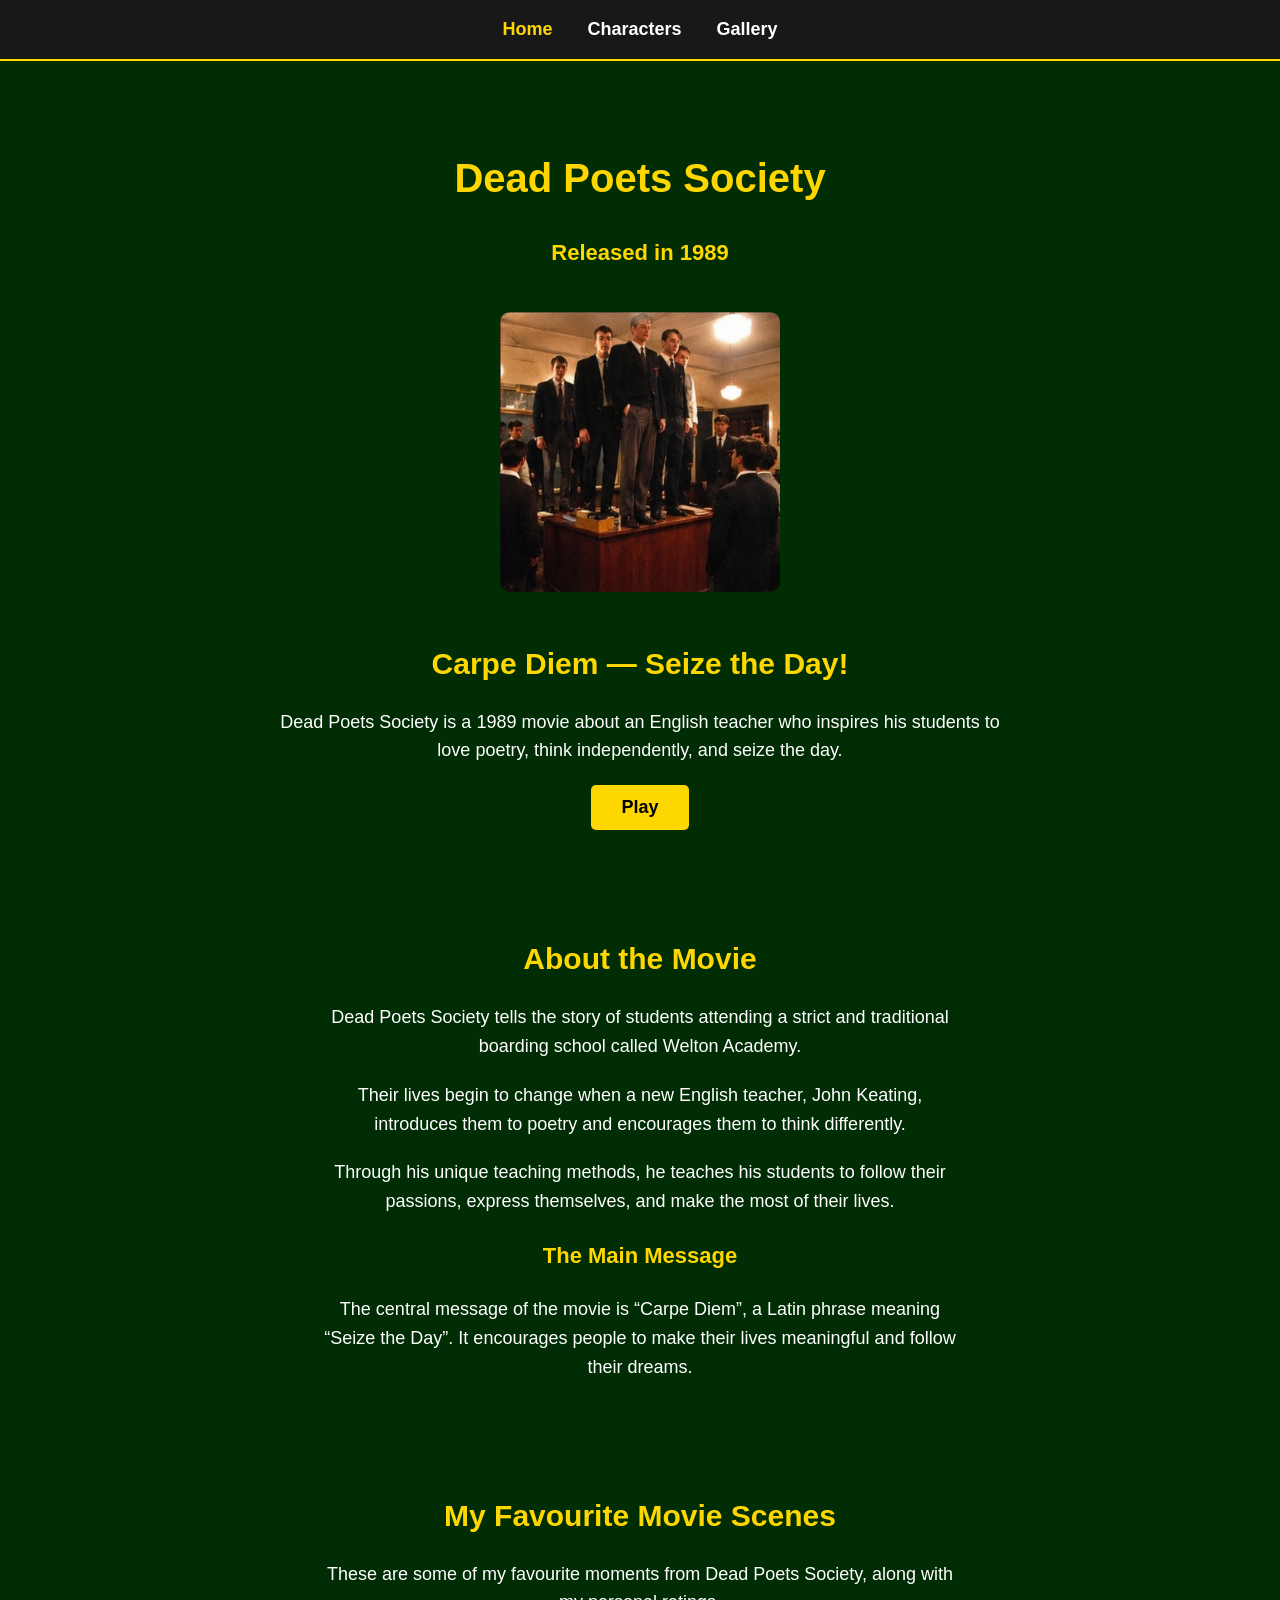
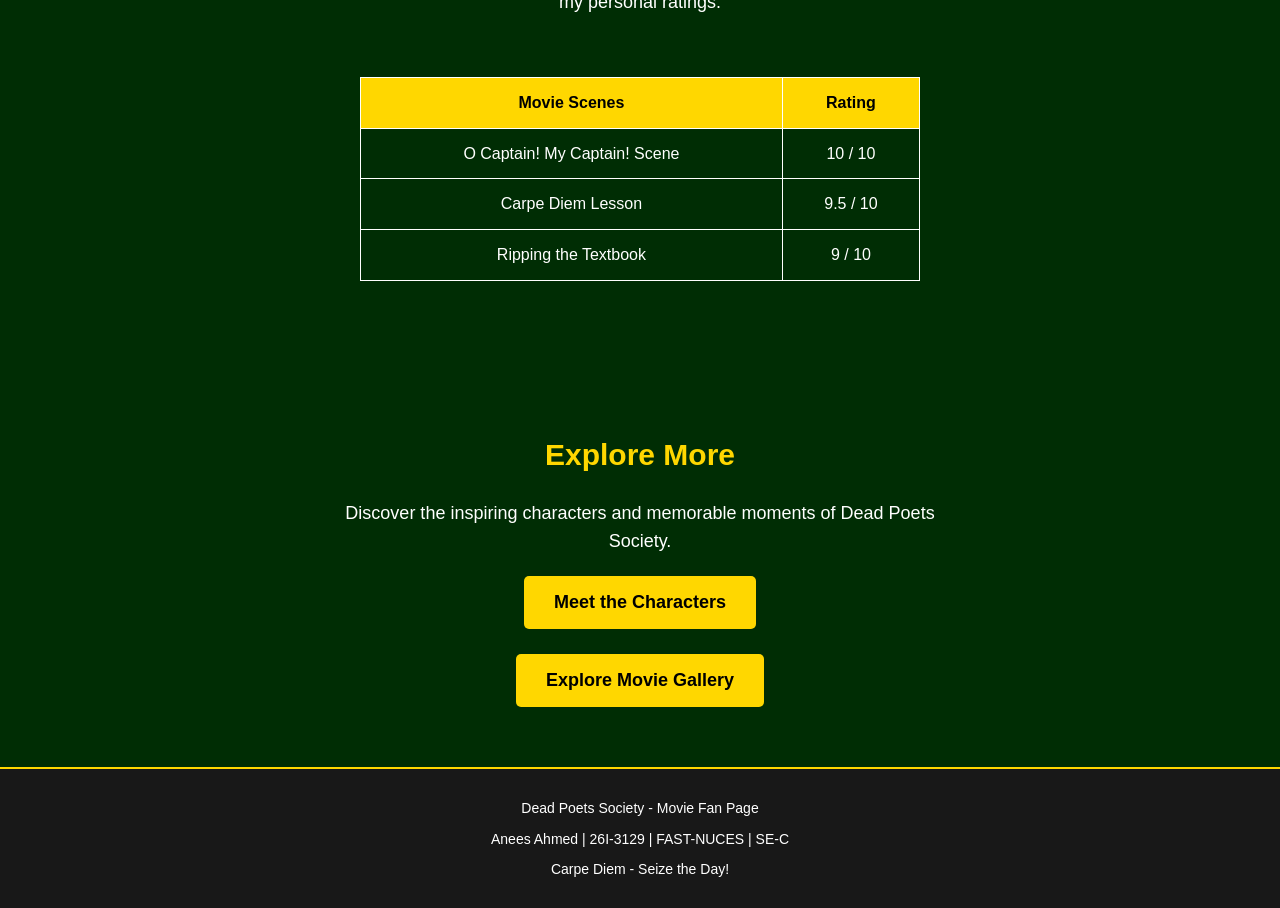
<file: index.html>
<!DOCTYPE html>
<html lang="en">
<head>
    <meta charset="UTF-8">
    <meta name="viewport" content="width=device-width, initial-scale=1.0">
    <title>Dead Poets Society | Movie Fan Page</title>
    <link rel="stylesheet" href="style.css">
</head>
<body>
    <header>
        <nav class="navbar" aria-label="Main navigation">
            <ul>
                <li><a href="index.html" class="active" aria-current="page">Home</a></li>
                <li><a href="characters.html">Characters</a></li>
                <li><a href="gallery.html">Gallery</a></li>
            </ul>
        </nav>
    </header>

    <main>
        <section class="hero">
            <h1>Dead Poets Society</h1>
            <h3>Released in 1989</h3>
            <img src="images/movie-poster.jpg" alt="Dead Poets Society movie poster image" class="movie-poster">
            <h2>Carpe Diem — Seize the Day!</h2>
            <p>Dead Poets Society is a 1989 movie about an English teacher who inspires his students to love poetry, think independently, and seize the day.</p>
            <button type="button" onclick="playMovie()">Play</button>
        </section>

        <section class="content-section">
            <h2>About the Movie</h2>
            <p>Dead Poets Society tells the story of students attending a strict and traditional boarding school called Welton Academy.</p>
            <p>Their lives begin to change when a new English teacher, John Keating, introduces them to poetry and encourages them to think differently.</p>
            <p>Through his unique teaching methods, he teaches his students to follow their passions, express themselves, and make the most of their lives.</p>
            <h3>The Main Message</h3>
            <p>The central message of the movie is “Carpe Diem”, a Latin phrase meaning “Seize the Day”. It encourages people to make their lives meaningful and follow their dreams.</p>
        </section>

        <section class="content-section">
            <h2>My Favourite Movie Scenes</h2>
            <p>These are some of my favourite moments from Dead Poets Society, along with my personal ratings.</p>
            <div class="table-container">
                <table>
                    <tr><th>Movie Scenes</th><th>Rating</th></tr>
                    <tr><td>O Captain! My Captain! Scene</td><td>10 / 10</td></tr>
                    <tr><td>Carpe Diem Lesson</td><td>9.5 / 10</td></tr>
                    <tr><td>Ripping the Textbook</td><td>9 / 10</td></tr>
                </table>
            </div>
        </section>

        <section class="content-section">
            <h2>Explore More</h2>
            <p>Discover the inspiring characters and memorable moments of Dead Poets Society.</p>
            <a href="characters.html" class="btn">Meet the Characters</a>
            <br><br>
            <a href="gallery.html" class="btn">Explore Movie Gallery</a>
        </section>
    </main>

    <footer class="footer">
        <p>Dead Poets Society - Movie Fan Page</p>
        <p>Anees Ahmed | 26I-3129 | FAST-NUCES | SE-C</p>
        <p>Carpe Diem - Seize the Day!</p>
    </footer>

    <script>
        function playMovie() {
            console.log("Play button was clicked for Dead Poets Society");
            window.alert("Welcome to Dead Poets Society! Carpe Diem!");
        }
    </script>
</body>
</html>
</file>
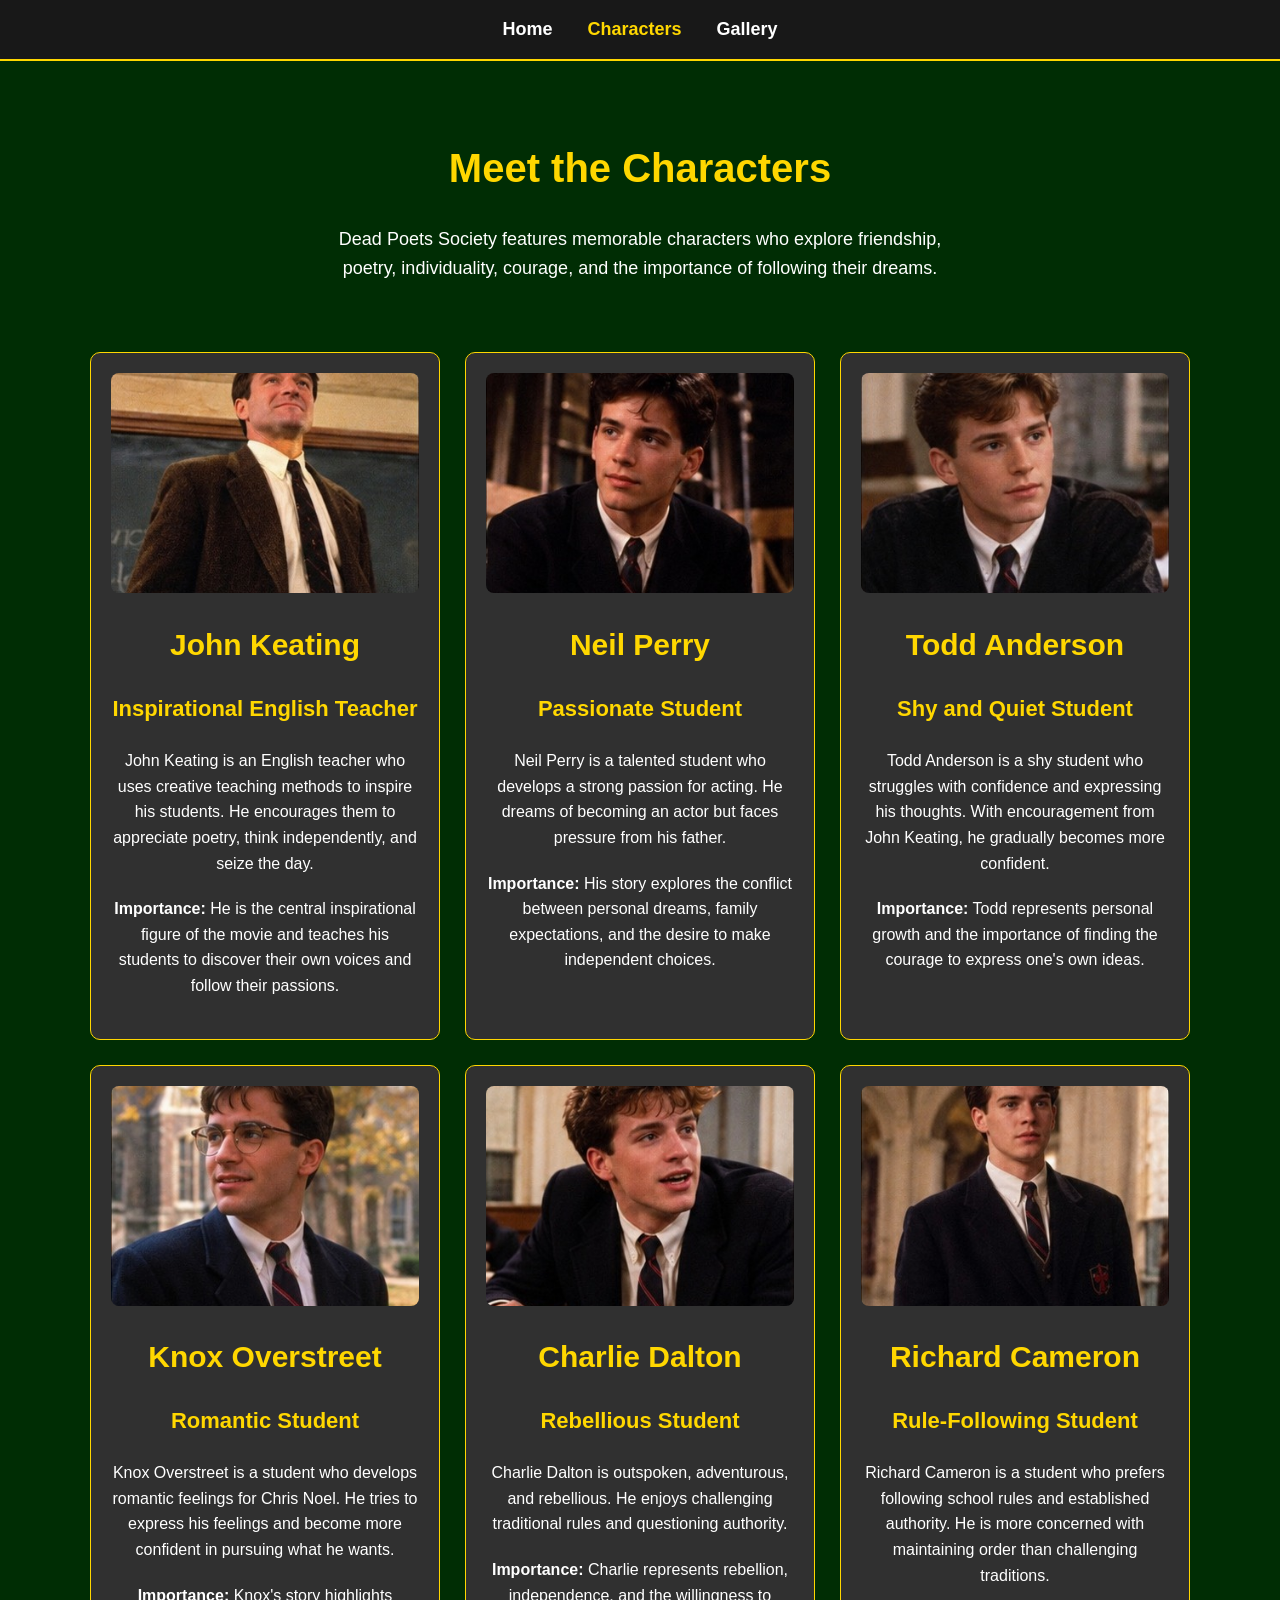
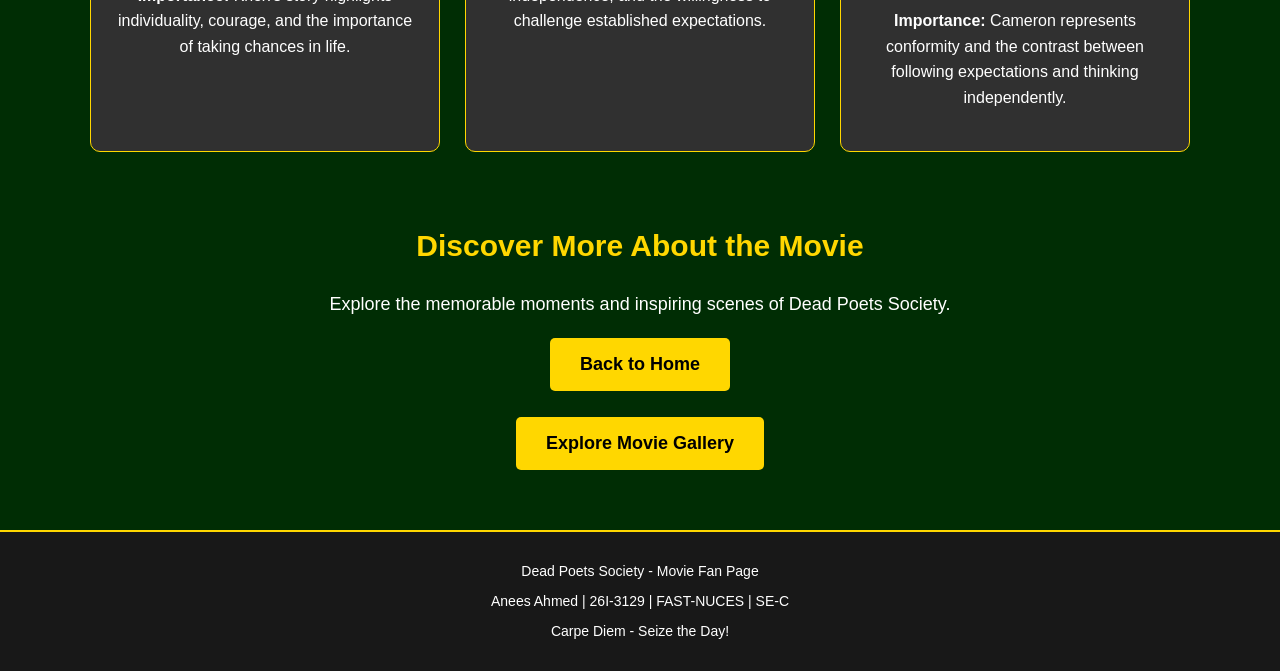
<file: characters.html>
<!DOCTYPE html>
<html lang="en">
<head>
    <meta charset="UTF-8">
    <meta name="viewport" content="width=device-width, initial-scale=1.0">
    <title>Characters | Dead Poets Society</title>
    <link rel="stylesheet" href="style.css">
</head>
<body>
    <header>
        <nav class="navbar" aria-label="Main navigation">
            <ul>
                <li><a href="index.html">Home</a></li>
                <li><a href="characters.html" class="active" aria-current="page">Characters</a></li>
                <li><a href="gallery.html">Gallery</a></li>
            </ul>
        </nav>
    </header>

    <main>
        <section class="content-section">
            <h1>Meet the Characters</h1>
            <p>Dead Poets Society features memorable characters who explore friendship, poetry, individuality, courage, and the importance of following their dreams.</p>
        </section>

        <section class="character-grid">
            <div class="character-card">
                <img src="images/john-keating.jpg" alt="John Keating image" class="character-image">
                <h2>John Keating</h2><h3>Inspirational English Teacher</h3>
                <p>John Keating is an English teacher who uses creative teaching methods to inspire his students. He encourages them to appreciate poetry, think independently, and seize the day.</p>
                <p><strong>Importance:</strong> He is the central inspirational figure of the movie and teaches his students to discover their own voices and follow their passions.</p>
            </div>
            <div class="character-card">
                <img src="images/neil-perry.jpg" alt="Neil Perry image" class="character-image">
                <h2>Neil Perry</h2><h3>Passionate Student</h3>
                <p>Neil Perry is a talented student who develops a strong passion for acting. He dreams of becoming an actor but faces pressure from his father.</p>
                <p><strong>Importance:</strong> His story explores the conflict between personal dreams, family expectations, and the desire to make independent choices.</p>
            </div>
            <div class="character-card">
                <img src="images/todd-anderson.jpg" alt="Todd Anderson image" class="character-image">
                <h2>Todd Anderson</h2><h3>Shy and Quiet Student</h3>
                <p>Todd Anderson is a shy student who struggles with confidence and expressing his thoughts. With encouragement from John Keating, he gradually becomes more confident.</p>
                <p><strong>Importance:</strong> Todd represents personal growth and the importance of finding the courage to express one's own ideas.</p>
            </div>
            <div class="character-card">
                <img src="images/knox-overstreet.jpg" alt="Knox Overstreet image" class="character-image">
                <h2>Knox Overstreet</h2><h3>Romantic Student</h3>
                <p>Knox Overstreet is a student who develops romantic feelings for Chris Noel. He tries to express his feelings and become more confident in pursuing what he wants.</p>
                <p><strong>Importance:</strong> Knox's story highlights individuality, courage, and the importance of taking chances in life.</p>
            </div>
            <div class="character-card">
                <img src="images/charlie-dalton.jpg" alt="Charlie Dalton image" class="character-image">
                <h2>Charlie Dalton</h2><h3>Rebellious Student</h3>
                <p>Charlie Dalton is outspoken, adventurous, and rebellious. He enjoys challenging traditional rules and questioning authority.</p>
                <p><strong>Importance:</strong> Charlie represents rebellion, independence, and the willingness to challenge established expectations.</p>
            </div>
            <div class="character-card">
                <img src="images/richard-cameron.jpg" alt="Richard Cameron image" class="character-image">
                <h2>Richard Cameron</h2><h3>Rule-Following Student</h3>
                <p>Richard Cameron is a student who prefers following school rules and established authority. He is more concerned with maintaining order than challenging traditions.</p>
                <p><strong>Importance:</strong> Cameron represents conformity and the contrast between following expectations and thinking independently.</p>
            </div>
        </section>

        <section class="content-section">
            <h2>Discover More About the Movie</h2>
            <p>Explore the memorable moments and inspiring scenes of Dead Poets Society.</p>
            <a href="index.html" class="btn">Back to Home</a>
            <br><br>
            <a href="gallery.html" class="btn">Explore Movie Gallery</a>
        </section>
    </main>

    <footer class="footer">
        <p>Dead Poets Society - Movie Fan Page</p>
        <p>Anees Ahmed | 26I-3129 | FAST-NUCES | SE-C</p>
        <p>Carpe Diem - Seize the Day!</p>
    </footer>
</body>
</html>
</file>
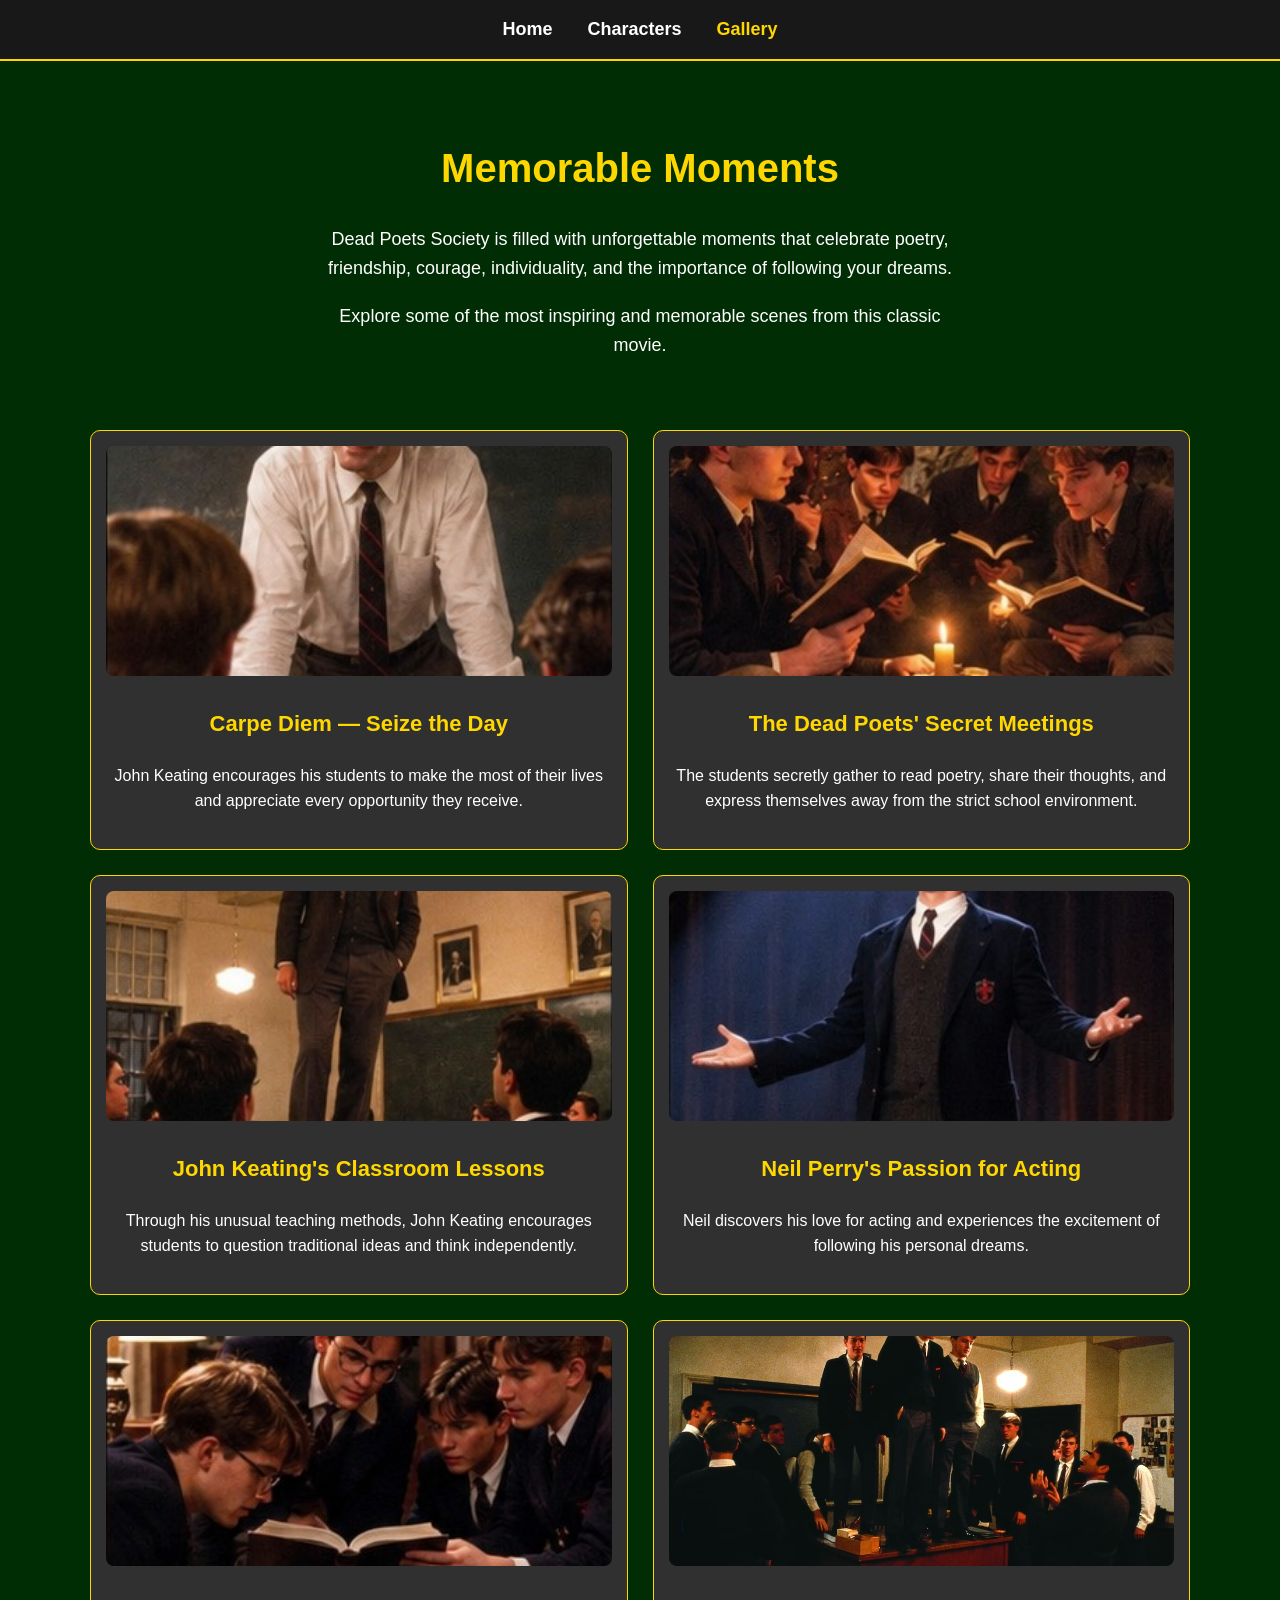
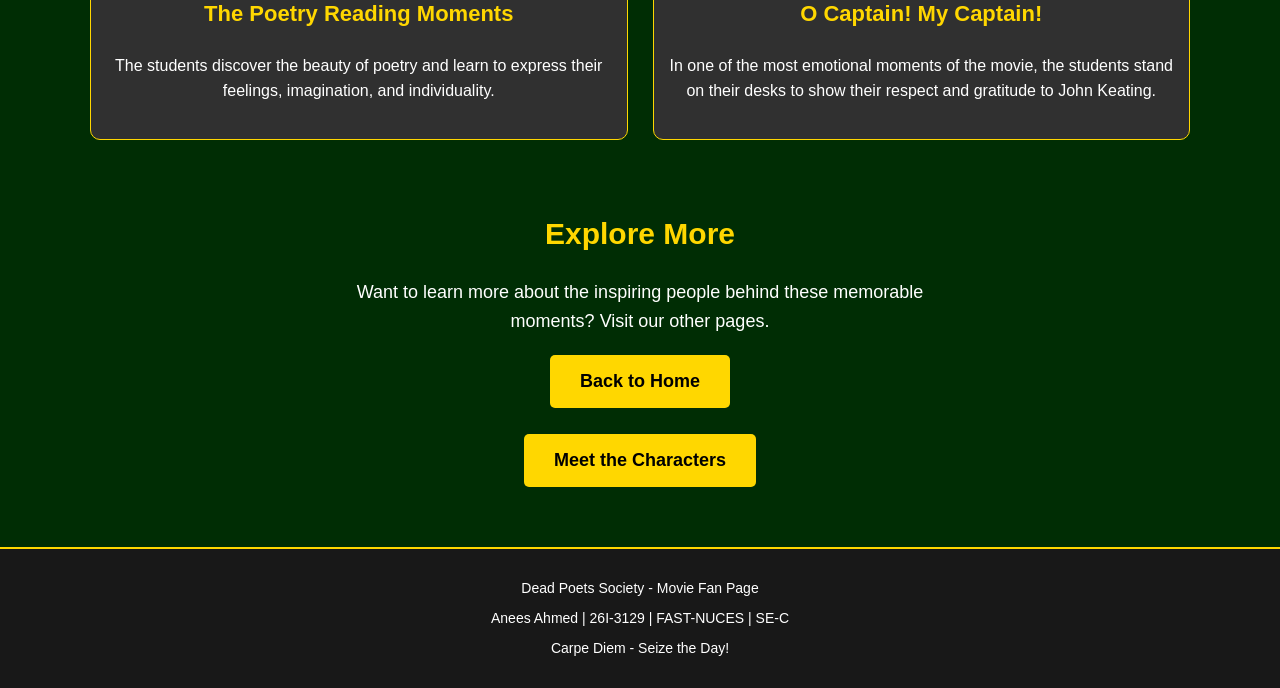
<file: gallery.html>
<!DOCTYPE html>
<html lang="en">
<head>
    <meta charset="UTF-8">
    <meta name="viewport" content="width=device-width, initial-scale=1.0">
    <title>Movie Gallery | Dead Poets Society</title>
    <link rel="stylesheet" href="style.css">
</head>
<body>
    <header>
        <nav class="navbar" aria-label="Main navigation">
            <ul>
                <li><a href="index.html">Home</a></li>
                <li><a href="characters.html">Characters</a></li>
                <li><a href="gallery.html" class="active" aria-current="page">Gallery</a></li>
            </ul>
        </nav>
    </header>

    <main>
        <section class="content-section">
            <h1>Memorable Moments</h1>
            <p>Dead Poets Society is filled with unforgettable moments that celebrate poetry, friendship, courage, individuality, and the importance of following your dreams.</p>
            <p>Explore some of the most inspiring and memorable scenes from this classic movie.</p>
        </section>

        <section class="gallery-grid">
            <div class="gallery-item">
                <img src="images/scene1.jpg" alt="Carpe Diem lesson image" class="gallery-image">
                <h3>Carpe Diem — Seize the Day</h3>
                <p>John Keating encourages his students to make the most of their lives and appreciate every opportunity they receive.</p>
            </div>
            <div class="gallery-item">
                <img src="images/scene2.jpg" alt="Dead Poets Society secret meeting image" class="gallery-image">
                <h3>The Dead Poets' Secret Meetings</h3>
                <p>The students secretly gather to read poetry, share their thoughts, and express themselves away from the strict school environment.</p>
            </div>
            <div class="gallery-item">
                <img src="images/scene3.jpg" alt="John Keating classroom lesson image" class="gallery-image">
                <h3>John Keating's Classroom Lessons</h3>
                <p>Through his unusual teaching methods, John Keating encourages students to question traditional ideas and think independently.</p>
            </div>
            <div class="gallery-item">
                <img src="images/scene4.jpg" alt="Neil Perry acting image" class="gallery-image">
                <h3>Neil Perry's Passion for Acting</h3>
                <p>Neil discovers his love for acting and experiences the excitement of following his personal dreams.</p>
            </div>
            <div class="gallery-item">
                <img src="images/scene5.jpg" alt="Students reading poetry image" class="gallery-image">
                <h3>The Poetry Reading Moments</h3>
                <p>The students discover the beauty of poetry and learn to express their feelings, imagination, and individuality.</p>
            </div>
            <div class="gallery-item">
                <img src="images/scene6.jpg" alt="Students standing on desks in the final classroom scene" class="gallery-image">
                <h3>O Captain! My Captain!</h3>
                <p>In one of the most emotional moments of the movie, the students stand on their desks to show their respect and gratitude to John Keating.</p>
            </div>
        </section>

        <section class="content-section">
            <h2>Explore More</h2>
            <p>Want to learn more about the inspiring people behind these memorable moments? Visit our other pages.</p>
            <a href="index.html" class="btn">Back to Home</a>
            <br><br>
            <a href="characters.html" class="btn">Meet the Characters</a>
        </section>
    </main>

    <footer class="footer">
        <p>Dead Poets Society - Movie Fan Page</p>
        <p>Anees Ahmed | 26I-3129 | FAST-NUCES | SE-C</p>
        <p>Carpe Diem - Seize the Day!</p>
    </footer>
</body>
</html>
</file>
<file: style.css>
/* DEAD POETS SOCIETY - MOVIE FAN PAGE
   Anees Ahmed | 26I-3129 | FAST-NUCES | SE-C
*/

/* 1. General styling */
* { box-sizing: border-box; }
body {
    background-color: #002D04;
    color: #FFFFFF;
    font-family: Arial, sans-serif;
    text-align: center;
    margin: 0;
    padding: 0;
    line-height: 1.6;
}

/* 2. Headings and paragraphs */
h1, h2, h3 { color: #FFD700; }
h1 { font-size: 40px; margin: 25px 0; }
h2 { font-size: 30px; margin: 20px 0; }
h3 { font-size: 22px; }
p { width: 60%; max-width: 800px; margin: 20px auto; font-size: 18px; }

/* 3. Navigation bar */
.navbar { background-color: #181818; padding: 15px 20px; border-bottom: 2px solid #FFD700; }
.navbar ul { list-style: none; display: flex; justify-content: center; align-items: center; gap: 35px; margin: 0; padding: 0; flex-wrap: wrap; }
.navbar a { color: #FFFFFF; text-decoration: none; font-size: 18px; font-weight: bold; transition: color 0.3s ease; }
.navbar a:hover, .navbar a.active { color: #FFD700; }

/* 4. Main sections and hero */
.container, .content-section { width: 90%; max-width: 1100px; margin: 30px auto; padding: 20px; }
.hero { padding: 35px 20px; margin: 25px auto; width: 90%; max-width: 1100px; }
.hero p { width: 70%; }

/* 5. Buttons */
button, .btn { display: inline-block; background-color: #FFD700; color: #000000; font-family: Arial, sans-serif; font-size: 18px; font-weight: bold; padding: 12px 30px; border: none; border-radius: 5px; text-decoration: none; cursor: pointer; transition: background-color 0.3s ease, transform 0.3s ease; }
button:hover, .btn:hover { background-color: #FFFFFF; color: #000000; transform: scale(1.05); }

/* 6. Images */
img { max-width: 100%; height: auto; }
.movie-poster { width: 280px; max-width: 100%; border-radius: 10px; margin: 20px auto; transition: transform 0.3s ease; }
.movie-poster:hover { transform: scale(1.03); }
.character-image { width: 100%; height: 220px; object-fit: cover; border-radius: 8px; }
.gallery-image { width: 100%; height: 230px; object-fit: cover; border-radius: 8px; transition: transform 0.3s ease; }
.gallery-image:hover { transform: scale(1.04); }

/* 7. Movie ratings table */
.table-container { width: 90%; max-width: 800px; margin: 30px auto; overflow-x: auto; }
table { margin: 30px auto; border-collapse: collapse; width: 70%; color: #FFFFFF; }
th, td { border: 1px solid #FFFFFF; padding: 12px; text-align: center; }
th { background-color: #FFD700; color: #000000; }
tr:hover td { background-color: #333333; }

/* 8. Character cards */
.character-grid { display: grid; grid-template-columns: repeat(3, 1fr); gap: 25px; width: 90%; max-width: 1100px; margin: 30px auto; }
.character-card { background-color: #303030; border: 1px solid #FFD700; border-radius: 10px; padding: 20px; transition: transform 0.3s ease, box-shadow 0.3s ease; }
.character-card:hover { transform: translateY(-5px); box-shadow: 0 6px 18px rgba(255, 215, 0, 0.15); }
.character-card p { width: 100%; font-size: 16px; }

/* 9. Movie gallery */
.gallery-grid { display: grid; grid-template-columns: repeat(2, 1fr); gap: 25px; width: 90%; max-width: 1100px; margin: 30px auto; }
.gallery-item { background-color: #303030; padding: 15px; border: 1px solid #FFD700; border-radius: 10px; overflow: hidden; }
.gallery-item p { width: 100%; font-size: 16px; }

/* 10. Footer */
.footer { background-color: #181818; color: #FFFFFF; padding: 20px; margin-top: 40px; border-top: 2px solid #FFD700; text-align: center; }
.footer p { width: 90%; font-size: 14px; margin: 8px auto; }

/* 11. General links */
a { transition: color 0.3s ease; }

/* 12. Tablet layout */
@media screen and (max-width: 768px) {
    h1 { font-size: 32px; }
    h2 { font-size: 26px; }
    p { width: 85%; font-size: 16px; }
    .navbar ul { gap: 20px; }
    .character-grid { grid-template-columns: repeat(2, 1fr); }
    .gallery-grid { grid-template-columns: repeat(2, 1fr); }
    table { width: 90%; }
    .hero p { width: 85%; }
}

/* 13. Mobile layout */
@media screen and (max-width: 480px) {
    h1 { font-size: 28px; }
    h2 { font-size: 23px; }
    h3 { font-size: 19px; }
    p { width: 95%; font-size: 15px; }
    .navbar { padding: 12px; }
    .navbar ul { flex-direction: column; gap: 12px; }
    .container, .content-section { width: 100%; padding: 15px; }
    .character-grid, .gallery-grid { grid-template-columns: 1fr; }
    table { width: 100%; font-size: 14px; }
    th, td { padding: 8px; }
    .movie-poster { width: 220px; }
    .footer { padding: 15px; }
    button, .btn { font-size: 16px; padding: 10px 22px; }
}
</file>
